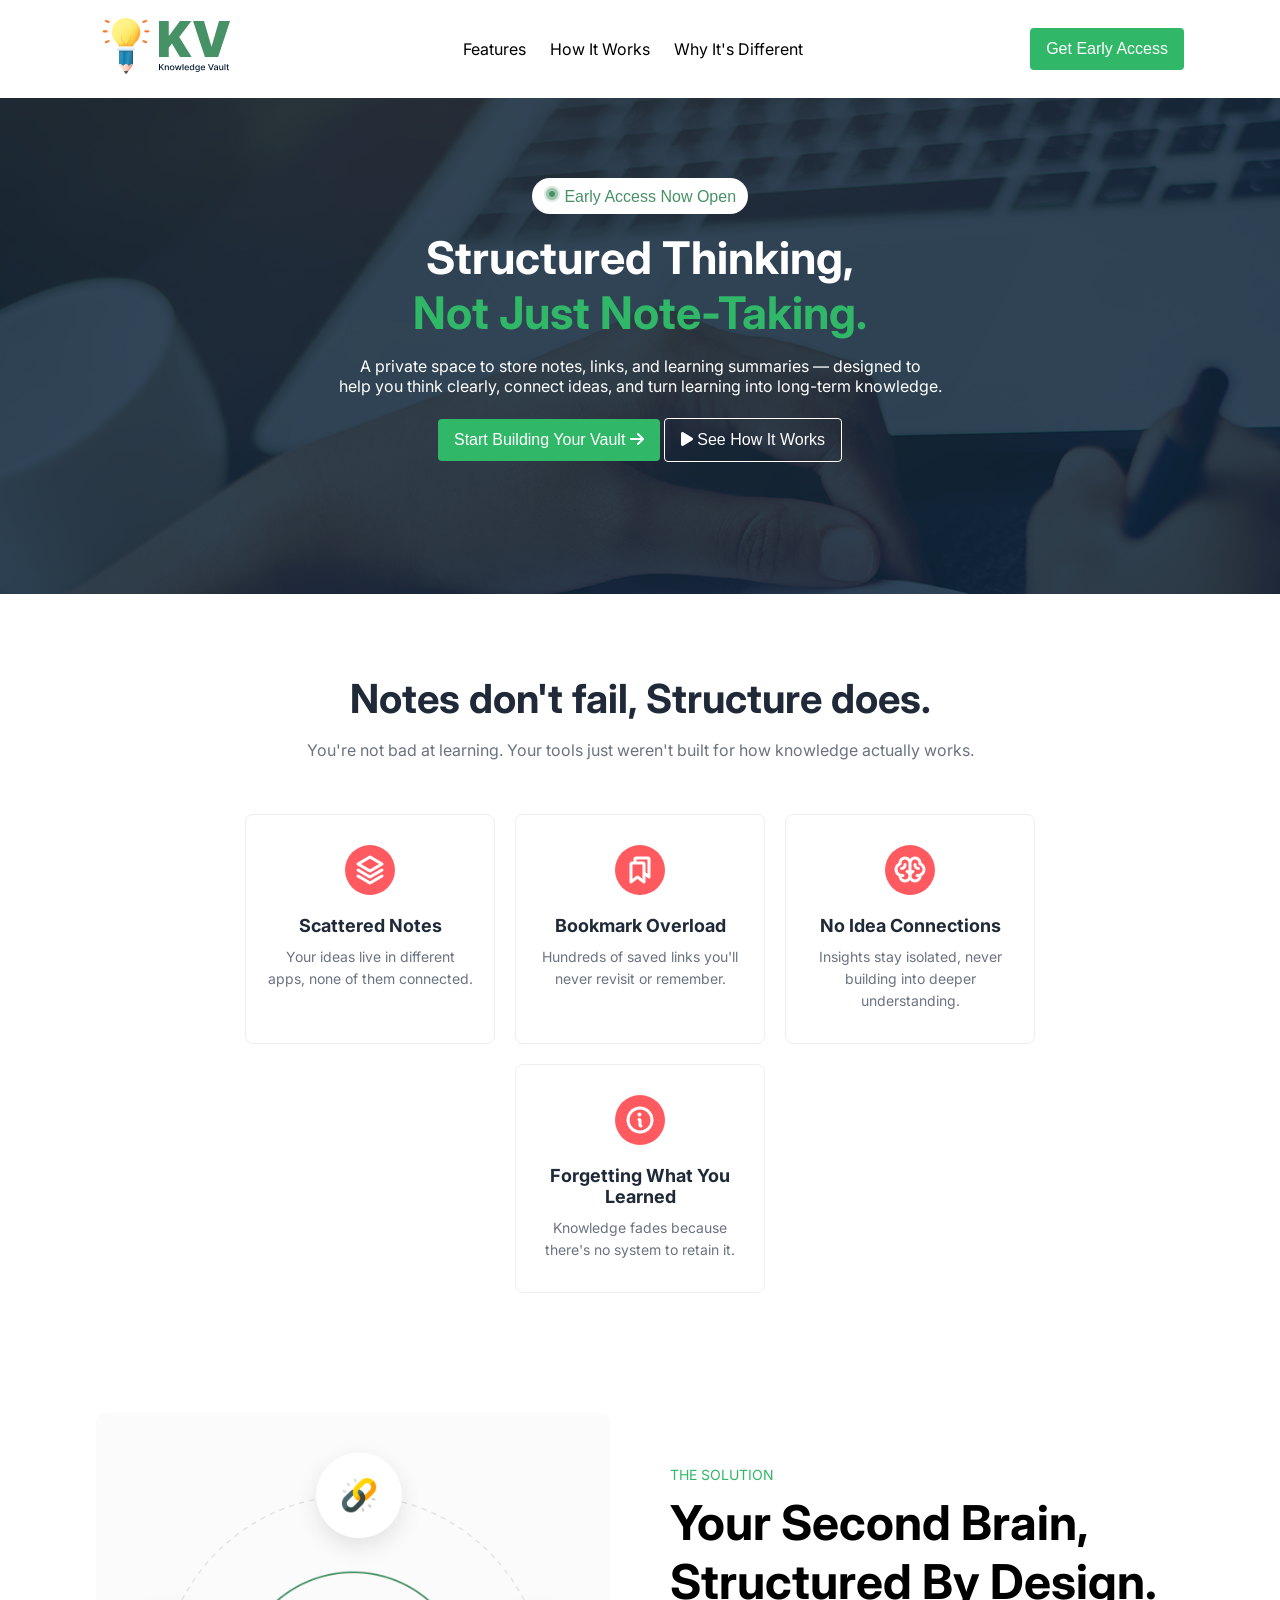
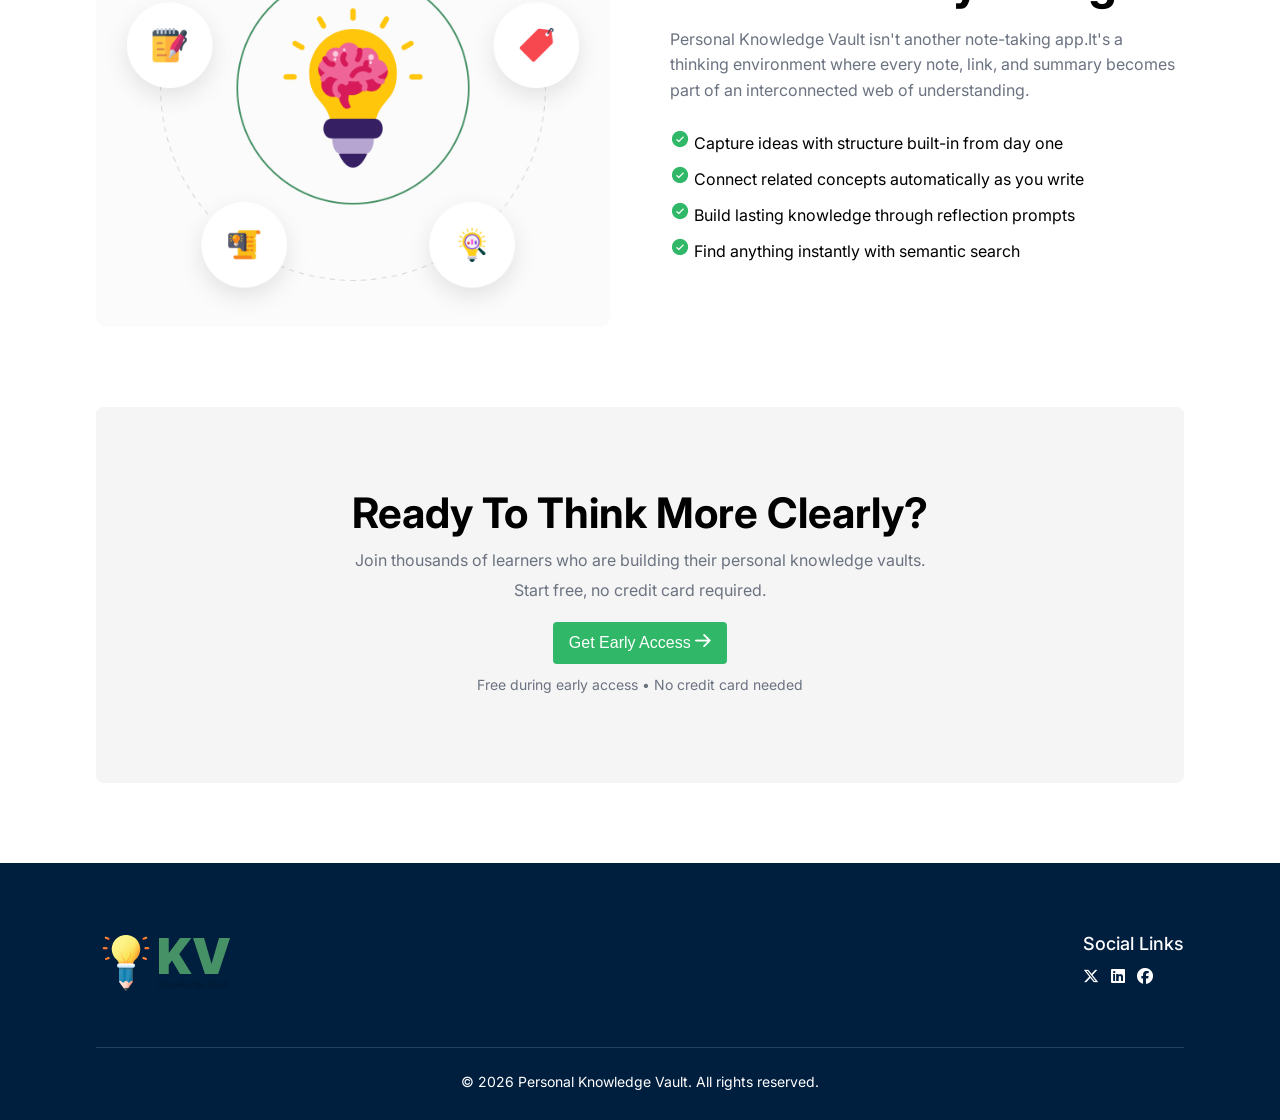
<file: index.html>
<!DOCTYPE html>
<html lang="en">
<head>
    <meta charset="UTF-8">
    <meta name="viewport" content="width=device-width, initial-scale=1.0">
    <title>knowledge vault</title>
    <link rel="stylesheet" href="style.css">
    <link rel="preconnect" href="https://fonts.googleapis.com">
<link rel="preconnect" href="https://fonts.gstatic.com" crossorigin>
<link href="https://fonts.googleapis.com/css2?family=Inter:ital,opsz,wght@0,14..32,100..900;1,14..32,100..900&family=Open+Sans:ital,wght@0,300..800;1,300..800&display=swap" rel="stylesheet">

<link rel="stylesheet" href="https://cdnjs.cloudflare.com/ajax/libs/font-awesome/6.5.0/css/all.min.css">

</head>
<body class="font-inter">

    <header>
        <nav>
            <div class="logo"><img src="images/logo-navbar.png" alt="logo"></div>
            <ul class="menu">
                <li><a href="">Features</a></li>
                <li><a href="">How It Works</a></li>
                <li><a href="">Why It's Different</a></li>
            </ul>
            <button class="btn">Get Early Access</button>
        </nav>
    </header>

    <section id="banner">
                <div class="banner-content">
                    <div>
                        <button class="btn-early-access"><img src="./images/Group 5.png" alt="" srcset=""> Early Access Now Open</button>
                    </div>
                    <div class="banner-heading">
                        <h1><span class="diff-color">Structured Thinking,</span><br>Not Just Note-Taking.</h1>
                    </div>

                    <p class="banner-msg">A private space to store notes, links, and learning summaries — designed to <br>
                    help you think clearly, connect ideas, and turn learning into long-term knowledge.</p>
                    
                    
                    <div>
                        <button class="btn">Start Building Your Vault <i class="fa-solid fa-arrow-right"></i></button>
                        <button class="btn-2"><i class="fa-solid fa-play"></i> See How It Works </button>
                    </div>
                </div>
    </section>


    <section class="notes">
        <div class="notes-header">
            <h2>Notes don't fail, Structure does.</h2>
            <p>
            You're not bad at learning. Your tools just weren't built for how knowledge actually works.         
            </p>
        </div>
    
        <div class="notes-cards">
    
            <div class="card">
                <div class="icon"><img src="./images/Stack (1).png" alt="stack" srcset=""></div>
                <h3>Scattered Notes</h3>
                <p>
                    Your ideas live in different apps,
                    none of them connected.
                </p>
            </div>
    
            <div class="card">
                <div class="icon"><img src="./images/Bookmarks.png" alt="Bookmarks" srcset=""></div>
                <h3>Bookmark Overload</h3>
                <p>
                    Hundreds of saved links you'll
                    never revisit or remember.
                </p>
            </div>
    
            <div class="card">
                <div class="icon"><img src="./images/Brain.png" alt="" srcset=""></div>
                <h3>No Idea Connections</h3>
                <p>
                    Insights stay isolated,
                    never building into deeper understanding.
                </p>
            </div>     
    
            <div class="card">
                <div class="icon"><img src="./images/Info.png" alt="" srcset=""></div>
                <h3>Forgetting What You Learned</h3>
                <p>
                    Knowledge fades because there's
                    no system to retain it.
                </p>
            </div>
    
        </div>
    </section>


    <section class="second-brain">
    
        <div class="brain-image">
            <img src="./images/image 7.png" alt="Second Brain">
        </div>
    
        <div class="brain-content">
            <p class="solution">THE SOLUTION</p>
    
            <h2>Your Second Brain,<br> Structured By Design.</h2>
    
            <p class="description">
            Personal Knowledge Vault isn't another note-taking app.It's a thinking environment where every note, link, and
            summary becomes part of an interconnected web of understanding. 
            </p>
    
            <ul>
                <li><img src="./images/CheckCircle.png" alt="" srcset=""> Capture ideas with structure built-in from day one</li>
                <li><img src="./images/CheckCircle.png" alt="" srcset=""> Connect related concepts automatically as you write</li>
                <li><img src="./images/CheckCircle.png" alt="" srcset=""> Build lasting knowledge through reflection prompts</li>
                <li><img src="./images/CheckCircle.png" alt="" srcset=""> Find anything instantly with semantic search</li>
            </ul>
        </div>
    
    </section>

    <section class="early-access">
    
        <h2>Ready To Think More Clearly?</h2>
    
        <p>
            Join thousands of learners who are building
            their personal knowledge vaults.
        </p>
    
        <p>
            Start free, no credit card required.
        </p>
    
        <button class="btn">
            Get Early Access <img src="./images/Vector.png" alt="" srcset="">
        </button>
    
        <p class="small-text">
            Free during early access • No credit card needed
        </p>
    
    </section>

    <footer>
                <div class="footer-container">
            
                    <div class="footer-top">
            
                        <div class="footer-logo">
                            <img src="./images/logo-navbar.png" alt="KV Logo">
                        </div>
            
                        <div class="footer-social">
                            <h4>Social Links</h4>
            
                            <div class="social-icons">
                                <a href="#"><i class="fa-brands fa-x-twitter"></i></a>
                                <a href="#"><i class="fa-brands fa-linkedin"></i></a>
                                <a href="#"><i class="fa-brands fa-facebook"></i></a>
                            </div>
                        </div>
            
                    </div>
            
                    <hr>
            
                    <p class="copyright">
                        © 2026 Personal Knowledge Vault. All rights reserved.
                    </p>
            
                </div>
    </footer>

</body>
</html>
</file>
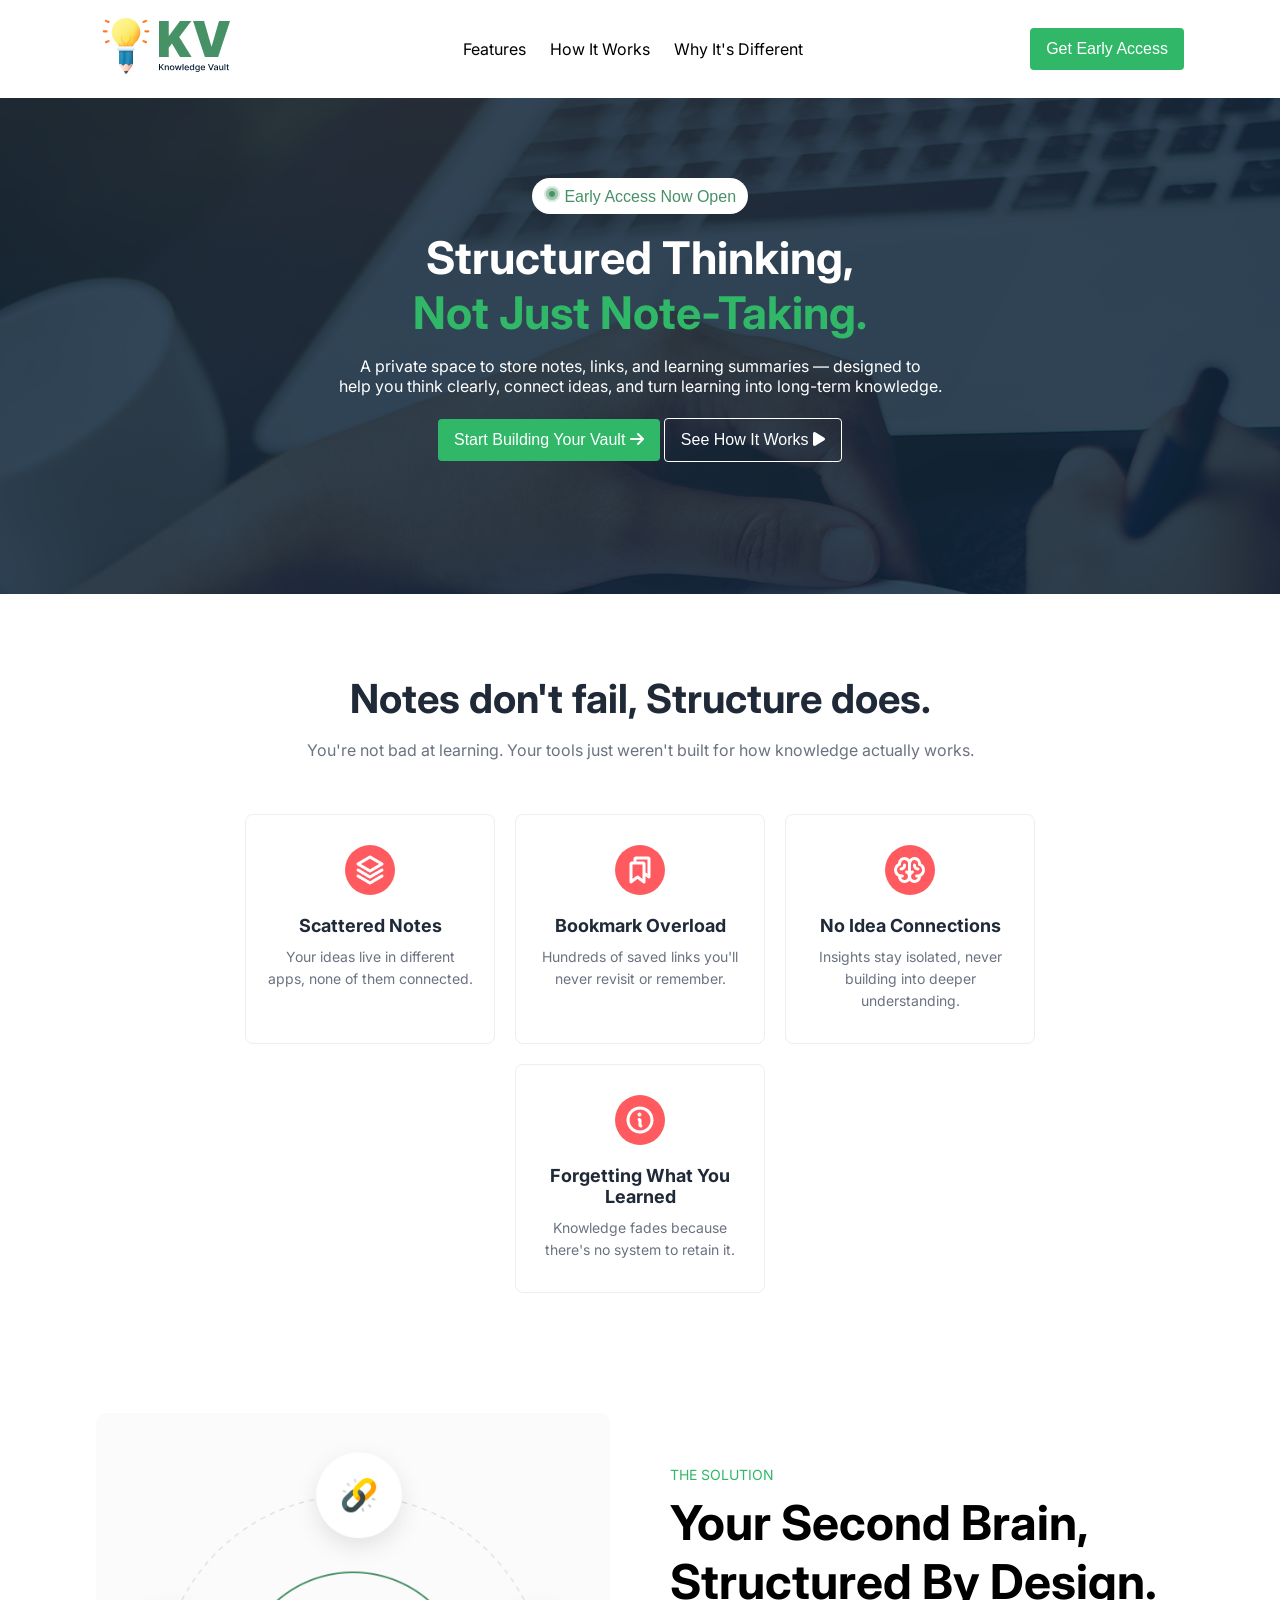
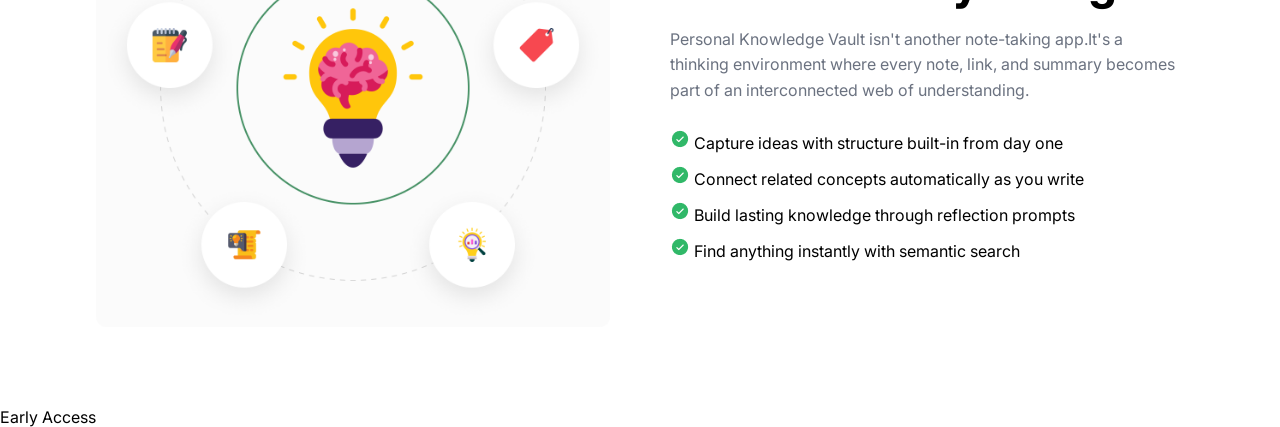
<file: PhAssignment1/KnowledgeVault/index.html>
<!DOCTYPE html>
<html lang="en">
<head>
    <meta charset="UTF-8">
    <meta name="viewport" content="width=device-width, initial-scale=1.0">
    <title>knowledge vault</title>
    <link rel="stylesheet" href="style.css">
    <link rel="preconnect" href="https://fonts.googleapis.com">
<link rel="preconnect" href="https://fonts.gstatic.com" crossorigin>
<link href="https://fonts.googleapis.com/css2?family=Inter:ital,opsz,wght@0,14..32,100..900;1,14..32,100..900&family=Open+Sans:ital,wght@0,300..800;1,300..800&display=swap" rel="stylesheet">

<link rel="stylesheet" href="https://cdnjs.cloudflare.com/ajax/libs/font-awesome/6.5.0/css/all.min.css">

</head>
<body class="font-inter">

    <header>
        <nav>
            <div class="logo"><img src="images/logo-navbar.png" alt="logo"></div>
            <ul class="menu">
                <li><a href="">Features</a></li>
                <li><a href="">How It Works</a></li>
                <li><a href="">Why It's Different</a></li>
            </ul>
            <button class="btn">Get Early Access</button>
        </nav>
    </header>

    <section id="banner">
                <div class="banner-content">
                    <div>
                        <button class="btn-early-access"><img src="./images/Group 5.png" alt="" srcset=""> Early Access Now Open</button>
                    </div>
                    <div class="banner-heading">
                        <h1><span class="diff-color">Structured Thinking,</span><br>Not Just Note-Taking.</h1>
                    </div>

                    <p class="banner-msg">A private space to store notes, links, and learning summaries — designed to <br>
                    help you think clearly, connect ideas, and turn learning into long-term knowledge.</p>
                    
                    
                    <div>
                        <button class="btn">Start Building Your Vault <i class="fa-solid fa-arrow-right"></i></button>
                        <button class="btn-2">See How It Works <i class="fa-solid fa-play"></i></button>
                    </div>
                </div>
    </section>


    <section class="notes">
        <div class="notes-header">
            <h2>Notes don't fail, Structure does.</h2>
            <p>
            You're not bad at learning. Your tools just weren't built for how knowledge actually works.         
            </p>
        </div>
    
        <div class="notes-cards">
    
            <div class="card">
                <div class="icon"><img src="./images/Stack (1).png" alt="stack" srcset=""></div>
                <h3>Scattered Notes</h3>
                <p>
                    Your ideas live in different apps,
                    none of them connected.
                </p>
            </div>
    
            <div class="card">
                <div class="icon"><img src="./images/Bookmarks.png" alt="Bookmarks" srcset=""></div>
                <h3>Bookmark Overload</h3>
                <p>
                    Hundreds of saved links you'll
                    never revisit or remember.
                </p>
            </div>
    
            <div class="card">
                <div class="icon"><img src="./images/Vector.png" alt="" srcset=""></div>
                <h3>No Idea Connections</h3>
                <p>
                    Insights stay isolated,
                    never building into deeper understanding.
                </p>
            </div>     
    
            <div class="card">
                <div class="icon"><img src="./images/Info.png" alt="" srcset=""></div>
                <h3>Forgetting What You Learned</h3>
                <p>
                    Knowledge fades because there's
                    no system to retain it.
                </p>
            </div>
    
        </div>
    </section>


    <section class="second-brain">
    
        <div class="brain-image">
            <img src="./images/image 7.png" alt="Second Brain">
        </div>
    
        <div class="brain-content">
            <p class="solution">THE SOLUTION</p>
    
            <h2>Your Second Brain,<br> Structured By Design.</h2>
    
            <p class="description">
            Personal Knowledge Vault isn't another note-taking app.It's a thinking environment where every note, link, and
            summary becomes part of an interconnected web of understanding. 
            </p>
    
            <ul>
                <li><img src="./images/CheckCircle.png" alt="" srcset=""> Capture ideas with structure built-in from day one</li>
                <li><img src="./images/CheckCircle.png" alt="" srcset=""> Connect related concepts automatically as you write</li>
                <li><img src="./images/CheckCircle.png" alt="" srcset=""> Build lasting knowledge through reflection prompts</li>
                <li><img src="./images/CheckCircle.png" alt="" srcset=""> Find anything instantly with semantic search</li>
            </ul>
        </div>
    
    </section>

    <section class="early-access">
        Early Access
    </section>

    <footer>

    </footer>

</body>
</html>
</file>
<file: style.css>
*{
    margin: 0;
    padding: 0;
    box-sizing: border-box;
}
.font-inter {
  font-family: "Inter", sans-serif;
  font-optical-sizing: auto;
}
header{
    padding: 16px 0 ;
}
nav{
    width: 85%;
    max-width: 1360px;
    display: flex;
    justify-content: space-between;
    margin: 0px auto;
}
nav .menu{
    list-style-type: none;
    display: flex;
    align-items: center;
    gap: 24px;
}
nav a{
    text-decoration: none;
    color: black;
}
.btn{
    margin: 12px 0px;
    padding: 12px 16px;
    background-color: #30B868;
    color: #ffffff;
    border-radius: 4px;
    font-size: 16px;
    font-weight: 500;
    border: none;
}
.btn-2{
    margin: 12px 0px;
    padding: 12px 16px;
    background: transparent;
    color: #ffffff;
    border-radius: 4px;
    font-size: 16px;
    font-weight: 500;
    border: 1px solid #FFFFFF;
}
#banner{
    padding-top: 80px ;
    padding-bottom: 120px ;
    background: url("./images/hero-bg.png")  
}
#banner .banner-content{
    width:85%;
    max-width: 1360px;
    text-align: center;
    color: #30B868;
    margin: 0 auto;
}
#banner .banner-content .btn-early-access{
    margin-bottom: 16px;
    padding: 8px 12px;
    background-color: #FFFFFF;
    color: #469165;
    border-radius: 20px;
    font-size: 16px;
    border: none;
}
#banner .banner-content .banner-heading{
    font-size: 30px;
    font-weight: bold;
    margin: 0 auto 16px;
    
}

.banner-msg{
    color: #FFFFFF;
    margin-bottom: 10px;
}
.diff-color {
    color: #FFFFFF;
}

/*notes*/

.notes {
    padding: 80px 10%;
    text-align: center;
}

.notes-header h2 {
    font-size: 40px;
    margin-bottom: 15px;
    color: #1f2937;
}

.notes-header p {
    max-width: 700px;
    margin: 0 auto 50px;
    color: #6b7280;
    line-height: 1.6;
}

.notes-cards {
    display: flex;
    gap: 20px;
    justify-content: center;
    flex-wrap: wrap;
}

.card {
    background: #fff;
    width: 250px;
    padding: 30px 20px;
    border: 1px solid #eee;
    border-radius: 8px;
    transition: 0.3s;
}

.card:hover {
    transform: translateY(-5px);
}

.icon {
    width: 50px;
    height: 50px;
    background: #ff5a5f;
    color: white;
    border-radius: 50%;
    margin: 0 auto 20px;
    display: flex;
    justify-content: center;
    align-items: center;
    font-size: 20px;
}

.card h3 {
    margin-bottom: 10px;
    font-size: 18px;
    color: #1f2937;
}

.card p {
    font-size: 14px;
    color: #6b7280;
    line-height: 1.6;
}


/*brain*/

.second-brain {
    width: 85%;
    max-width: 1360px;
    margin: 40px auto 80px;
    display: flex;
    align-items: center;
    gap: 60px;
}

.brain-image,
.brain-content {
    flex: 1;
}

.brain-image img {
    width: 100%;
    display: block;
}

.solution {
    color: #30B868;
    font-size: 14px;
    margin-bottom: 10px;
}

.brain-content h2 {
    font-size: 48px;
    margin-bottom: 16px;
}

.description {
    color: #6b7280;
    line-height: 1.6;
    margin-bottom: 26px;
}

.brain-content ul {
    list-style: none;
}

.brain-content li {
    margin-bottom: 12px;
}


/*early access*/
.early-access {
    width: 85%;
    max-width: 1360px;
    margin: 80px auto;
    padding: 80px 20px;
    text-align: center;
    background: #f5f5f5;
    border-radius: 8px;
}

.early-access h2 {
    font-size: 42px;
    margin-bottom: 12px;
}

.early-access p {
    color: #6b7280;
    margin-bottom: 10px;
}

.small-text {
    font-size: 14px;
}

/*footer*/
footer {
    background-color: #001F3F;
    padding: 70px 0 30px;
}

.footer-container {
    width: 85%;
    max-width: 1360px;
    margin: 0 auto;
}

.footer-top {
    display: flex;
    justify-content: space-between;
    align-items: flex-start;
}



.footer-social h4 {
    color: white;
    margin-bottom: 12px;
    font-size: 18px;
    font-weight: 500;
}

.social-icons {
    display: flex;
    gap: 12px;
}

.social-icons a {
    color: white;
    font-size: 16px;
    text-decoration: none;
}

footer hr {
    border: none;
    border-top: 1px solid rgba(255, 255, 255, 0.15);
    margin: 50px 0 25px;
}

.copyright {
    text-align: center;
    color: white;
    font-size: 14px;
}


/*hover */

.btn,
.btn-2,
.btn-early-access {
    cursor: pointer;
    transition: all 0.3s ease;
}

.btn:hover {
    background-color: #249653;
    transform: translateY(-3px);
}

.btn-2:hover {
    background-color: rgba(255, 255, 255, 0.15);
    transform: translateY(-3px);
}

.btn-early-access:hover {
    transform: translateY(-3px);
    box-shadow: 0 4px 12px rgba(0, 0, 0, 0.15);
}
</file>
<file: PhAssignment1/KnowledgeVault/style.css>
*{
    margin: 0;
    padding: 0;
    box-sizing: border-box;
}
.font-inter {
  font-family: "Inter", sans-serif;
  font-optical-sizing: auto;
}
header{
    padding: 16px 0 ;
}
nav{
    width: 85%;
    max-width: 1360px;
    display: flex;
    justify-content: space-between;
    margin: 0px auto;
}
nav .menu{
    list-style-type: none;
    display: flex;
    align-items: center;
    gap: 24px;
}
nav a{
    text-decoration: none;
    color: black;
}
.btn{
    margin: 12px 0px;
    padding: 12px 16px;
    background-color: #30B868;
    color: #ffffff;
    border-radius: 4px;
    font-size: 16px;
    font-weight: 500;
    border: none;
}
.btn-2{
    margin: 12px 0px;
    padding: 12px 16px;
    background: transparent;
    color: #ffffff;
    border-radius: 4px;
    font-size: 16px;
    font-weight: 500;
    border: 1px solid #FFFFFF;
}
#banner{
    padding-top: 80px ;
    padding-bottom: 120px ;
    background: url("./images/hero-bg.png")  
}
#banner .banner-content{
    width:85%;
    max-width: 1360px;
    text-align: center;
    color: #30B868;
    margin: 0 auto;
}
#banner .banner-content .btn-early-access{
    margin-bottom: 16px;
    padding: 8px 12px;
    background-color: #FFFFFF;
    color: #469165;
    border-radius: 20px;
    font-size: 16px;
    border: none;
}
#banner .banner-content .banner-heading{
    font-size: 30px;
    font-weight: bold;
    margin: 0 auto 16px;
    
}

.banner-msg{
    color: #FFFFFF;
    margin-bottom: 10px;
}
.diff-color {
    color: #FFFFFF;
}

/*notes*/

.notes {
    padding: 80px 10%;
    text-align: center;
}

.notes-header h2 {
    font-size: 40px;
    margin-bottom: 15px;
    color: #1f2937;
}

.notes-header p {
    max-width: 700px;
    margin: 0 auto 50px;
    color: #6b7280;
    line-height: 1.6;
}

.notes-cards {
    display: flex;
    gap: 20px;
    justify-content: center;
    flex-wrap: wrap;
}

.card {
    background: #fff;
    width: 250px;
    padding: 30px 20px;
    border: 1px solid #eee;
    border-radius: 8px;
    transition: 0.3s;
}

.card:hover {
    transform: translateY(-5px);
}

.icon {
    width: 50px;
    height: 50px;
    background: #ff5a5f;
    color: white;
    border-radius: 50%;
    margin: 0 auto 20px;
    display: flex;
    justify-content: center;
    align-items: center;
    font-size: 20px;
}

.card h3 {
    margin-bottom: 10px;
    font-size: 18px;
    color: #1f2937;
}

.card p {
    font-size: 14px;
    color: #6b7280;
    line-height: 1.6;
}


/*brain*/

.second-brain {
    width: 85%;
    max-width: 1360px;
    margin: 40px auto 80px;
    display: flex;
    align-items: center;
    gap: 60px;
}

.brain-image,
.brain-content {
    flex: 1;
}

.brain-image img {
    width: 100%;
    display: block;
}

.solution {
    color: #30B868;
    font-size: 14px;
    margin-bottom: 10px;
}

.brain-content h2 {
    font-size: 48px;
    margin-bottom: 16px;
}

.description {
    color: #6b7280;
    line-height: 1.6;
    margin-bottom: 26px;
}

.brain-content ul {
    list-style: none;
}

.brain-content li {
    margin-bottom: 12px;
}
</file>
